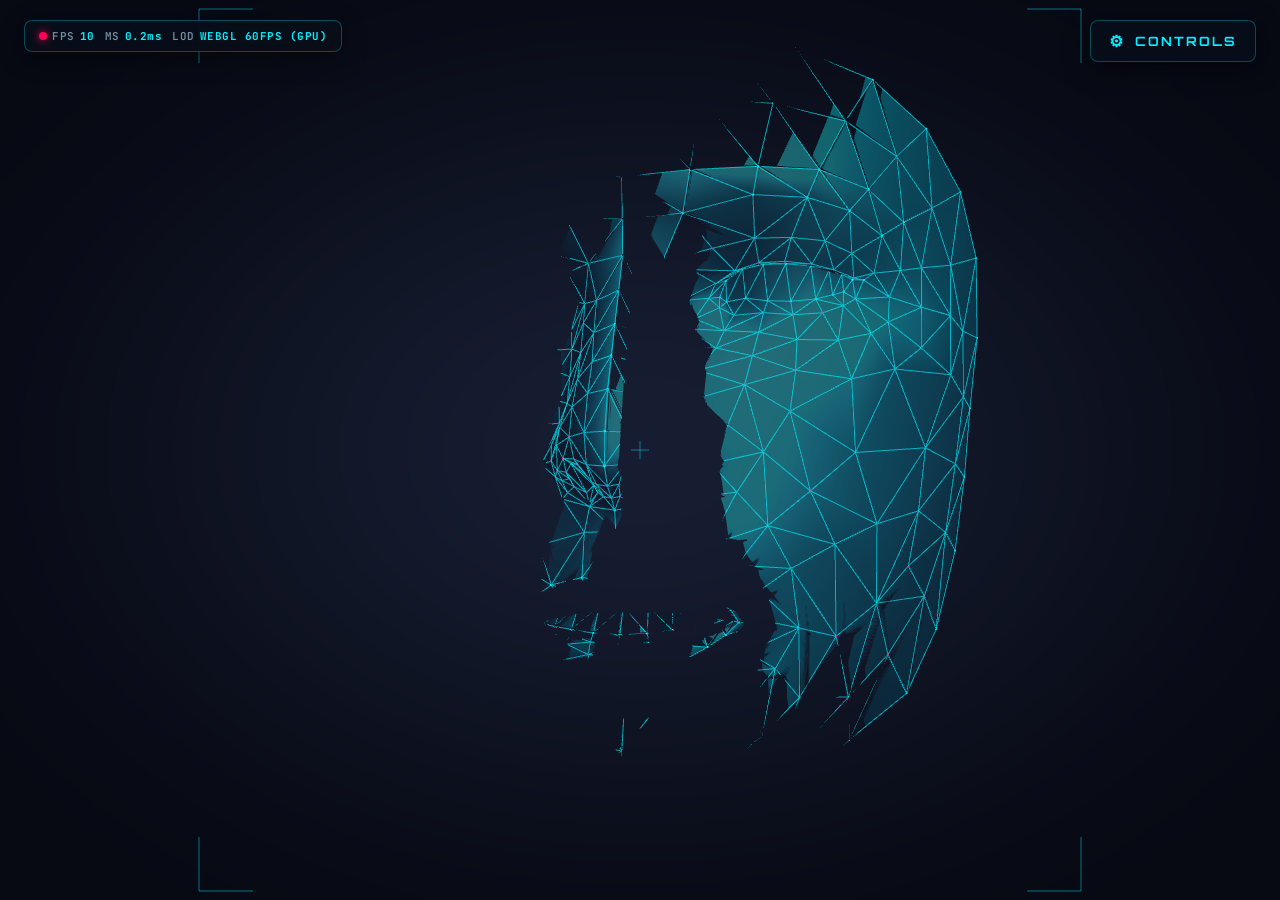
<file: index.html>
<!DOCTYPE html>
<html lang="en">
<head>
  <meta charset="UTF-8">
  <meta name="viewport" content="width=device-width, initial-scale=1.0, maximum-scale=1.0, user-scalable=no">
  <title>3D Neural Face Mesh | Vanilla JS</title>
  <link rel="stylesheet" href="css/style.css">
  <link rel="preconnect" href="https://fonts.googleapis.com">
  <link rel="preconnect" href="https://fonts.gstatic.com" crossorigin>
  <link href="https://fonts.googleapis.com/css2?family=JetBrains+Mono:wght@400;600;700&family=Orbitron:wght@500;700;900&display=swap" rel="stylesheet">
</head>
<body>
  <!-- 3D Fullscreen Canvas: strictly centered head framed in 100vmin -->
  <canvas id="faceCanvas" role="img" aria-label="Interactive 3D neural face wireframe and polygonal mesh"></canvas>

  <!-- Floating Telemetry Metrics Overlay (Top-Left) -->
  <div id="hudMetrics" class="hud-metrics-floating" aria-label="Real-time performance metrics">
    <div class="metric-chip">
      <span class="metric-dot" id="fpsDot"></span>
      <span class="metric-title">FPS</span>
      <span class="metric-value" id="valFpsOverlay">60</span>
    </div>
    <div class="metric-chip">
      <span class="metric-title">MS</span>
      <span class="metric-value" id="valMsOverlay">2.1ms</span>
    </div>
    <div class="metric-chip">
      <span class="metric-title">LOD</span>
      <span class="metric-value" id="valLodOverlay">AUTO (ULTRA)</span>
    </div>
  </div>

  <!-- The SINGLE Master Trigger Button for all controls -->
  <button id="menuTrigger" class="hud-main-trigger" aria-label="Open Control Matrix" aria-expanded="false" title="Menu (M)">
    <span class="trigger-icon">⚙</span>
    <span class="trigger-text">CONTROLS</span>
  </button>

  <!-- Backdrop overlay to dismiss panel when clicking outside -->
  <div id="panelBackdrop" class="hud-backdrop" aria-hidden="true"></div>

  <!-- The SINGLE Unified Control Block containing all buttons and controls -->
  <aside id="controlPanel" class="hud-panel collapsed" aria-hidden="true">
    <div class="panel-header">
      <div class="panel-brand">
        <div class="hud-logo-icon"></div>
        <div>
          <h2 class="panel-title">CONTROL MATRIX</h2>
          <div class="panel-subtitle">3D FACE • 100VMIN • VANILLA JS</div>
        </div>
      </div>
      <button id="panelClose" class="hud-close-btn" aria-label="Close Controls">✕ CLOSE</button>
    </div>

    <div class="panel-content">
      <!-- Section: Real-Time Telemetry & Performance -->
      <div class="control-group">
        <div class="group-title">TELEMETRY & PERFORMANCE</div>
        <div class="hud-stats-grid">
          <div class="stat-badge">
            <span class="stat-label">FPS</span>
            <span class="stat-value" id="valFps">60</span>
          </div>
          <div class="stat-badge">
            <span class="stat-label">RENDER</span>
            <span class="stat-value" id="valMs">2.1ms</span>
          </div>
          <div class="stat-badge">
            <span class="stat-label">PITCH</span>
            <span class="stat-value" id="valPitch">3°</span>
          </div>
          <div class="stat-badge">
            <span class="stat-label">YAW</span>
            <span class="stat-value" id="valYaw">0°</span>
          </div>
          <div class="stat-badge">
            <span class="stat-label">ZOOM</span>
            <span class="stat-value" id="valZoom">1.00x</span>
          </div>
          <div class="stat-badge">
            <span class="stat-label">TRIS</span>
            <span class="stat-value" id="valTris">898</span>
          </div>
        </div>

        <label class="toggle-control">
          <span>Auto-Quality (60 FPS Lock)</span>
          <input type="checkbox" id="toggleAutoQuality" checked>
          <span class="toggle-slider"></span>
        </label>
      </div>

      <!-- Section: Quick Actions -->
      <div class="control-group">
        <div class="group-title">ACTIONS</div>
        <div class="actions-grid">
          <button id="btnReset" class="hud-btn" title="Reset Camera View (R)">↺ RESET</button>
          <button id="btnSnapshot" class="hud-btn" title="Download Screenshot">📸 SNAPSHOT</button>
          <button id="btnFullscreen" class="hud-btn" title="Toggle Fullscreen">⛶ FULLSCREEN</button>
        </div>
      </div>

      <!-- Section: Display & Render Modes -->
      <div class="control-group">
        <div class="group-title">RENDER MODES</div>

        <label class="toggle-control">
          <span>Points (Vertices)</span>
          <input type="checkbox" id="togglePoints" checked>
          <span class="toggle-slider"></span>
        </label>

        <label class="toggle-control">
          <span>Wireframe (Edges)</span>
          <input type="checkbox" id="toggleWireframe" checked>
          <span class="toggle-slider"></span>
        </label>

        <label class="toggle-control">
          <span>Polygons (Faces)</span>
          <input type="checkbox" id="toggleFaces" checked>
          <span class="toggle-slider"></span>
        </label>

        <label class="toggle-control">
          <span>100vmin Frame Guide</span>
          <input type="checkbox" id="toggleFrameGuide" checked>
          <span class="toggle-slider"></span>
        </label>

        <label class="toggle-control">
          <span>Backface Culling</span>
          <input type="checkbox" id="toggleCulling" checked>
          <span class="toggle-slider"></span>
        </label>

        <label class="toggle-control">
          <span>Neon Glow Aura</span>
          <input type="checkbox" id="toggleGlow" checked>
          <span class="toggle-slider"></span>
        </label>

        <label class="toggle-control">
          <span>Living Pulse Wave</span>
          <input type="checkbox" id="togglePulse" checked>
          <span class="toggle-slider"></span>
        </label>
      </div>

      <!-- Section: Fine Tuning Sliders -->
      <div class="control-group">
        <div class="group-title">FINE TUNING</div>

        <div class="slider-control">
          <div class="slider-label">
            <span>Point Size</span>
            <span class="slider-val" id="valPointSize">2.2</span>
          </div>
          <input type="range" id="sliderPointSize" min="0.5" max="6.0" step="0.1" value="2.2" aria-label="Point Size">
        </div>

        <div class="slider-control">
          <div class="slider-label">
            <span>Wire Width</span>
            <span class="slider-val" id="valLineWidth">0.9</span>
          </div>
          <input type="range" id="sliderLineWidth" min="0.2" max="3.0" step="0.1" value="0.9" aria-label="Wire Width">
        </div>

        <div class="slider-control">
          <div class="slider-label">
            <span>Face Shading</span>
            <span class="slider-val" id="valFaceOpacity">35%</span>
          </div>
          <input type="range" id="sliderFaceOpacity" min="0.0" max="0.9" step="0.05" value="0.35" aria-label="Face Shading Opacity">
        </div>
      </div>

      <!-- Section: Color Theme -->
      <div class="control-group">
        <div class="group-title">COLOR PALETTE</div>
        <select id="themeSelect" class="hud-select" aria-label="Select Color Theme">
          <option value="cyberpunk" selected>Cyberpunk Neon (Cyan & Pink)</option>
          <option value="matrix">Matrix Emerald</option>
          <option value="scifiBlue">Electric Sci-Fi Blue</option>
          <option value="solarGold">Solar Amber Gold</option>
          <option value="minimalSilver">Titanium Silver</option>
        </select>
      </div>

      <!-- Section: Motion & Camera -->
      <div class="control-group">
        <div class="group-title">MOTION</div>

        <label class="toggle-control">
          <span>Auto-Rotation</span>
          <input type="checkbox" id="toggleAutoRotate" checked>
          <span class="toggle-slider"></span>
        </label>

        <div class="slider-control">
          <div class="slider-label">
            <span>Rotation Speed</span>
          </div>
          <input type="range" id="sliderRotateSpeed" min="0.001" max="0.03" step="0.001" value="0.007" aria-label="Auto Rotation Speed">
        </div>
      </div>

      <!-- Section: Keyboard & Interaction Guide -->
      <div class="control-group">
        <div class="group-title">CONTROLS GUIDE</div>
        <div class="hud-hints-list">
          <div class="hint-row"><span class="kbd">Drag</span> Rotate 3D</div>
          <div class="hint-row"><span class="kbd">Scroll / Pinch</span> Zoom</div>
          <div class="hint-row"><span class="kbd">Space</span> Auto-Rotate</div>
          <div class="hint-row"><span class="kbd">R / 2x Click</span> Reset View</div>
          <div class="hint-row"><span class="kbd">M / Esc</span> Toggle Menu</div>
        </div>
      </div>
    </div>
  </aside>

  <!-- Scripts: 100% Vanilla JS -->
  <script src="js/faceData.js"></script>
  <script src="js/math3d.js"></script>
  <script src="js/renderer.js"></script>
  <script src="js/controls.js"></script>
  <script src="js/app.js"></script>
</body>
</html>
</file>
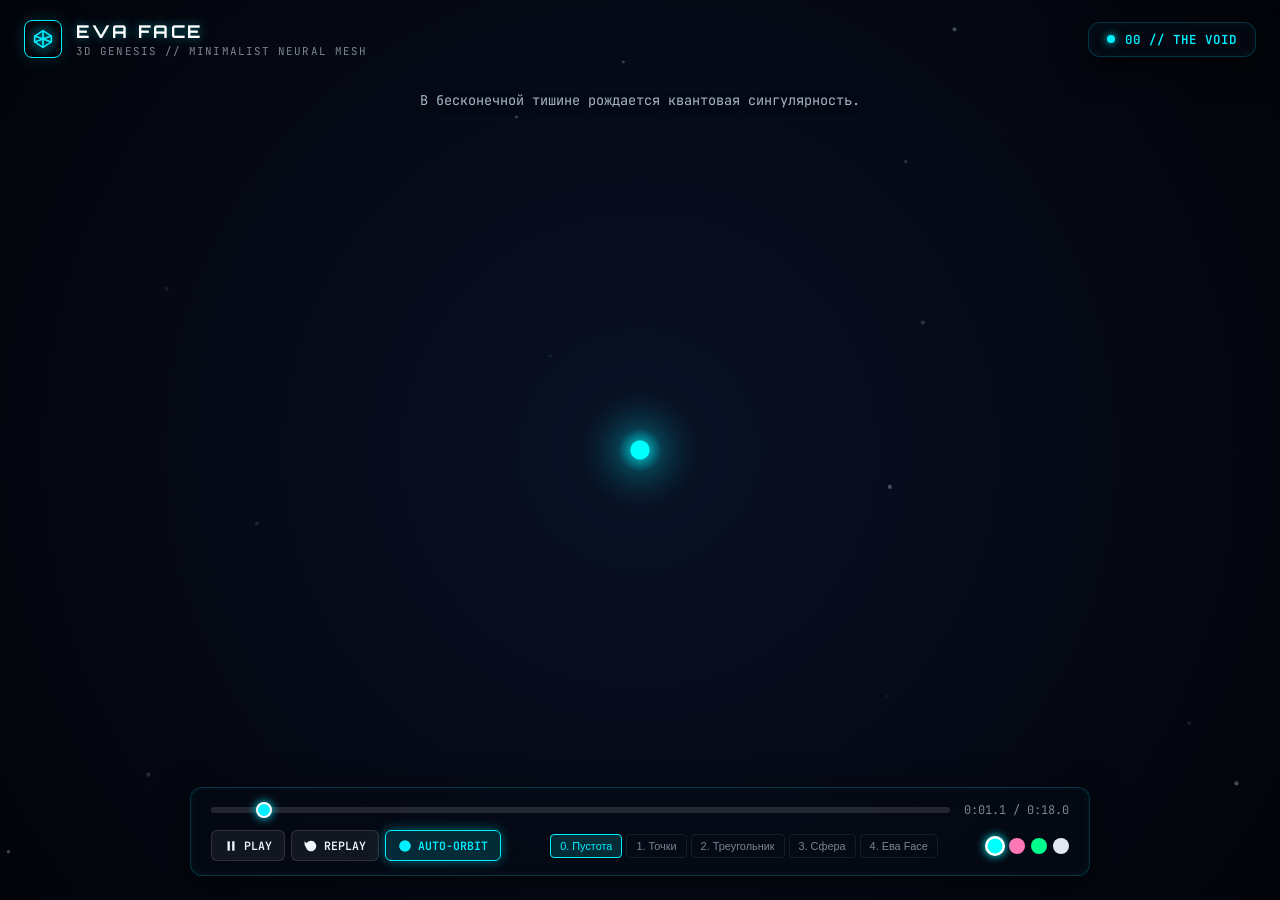
<file: eva-face/index.html>
<!DOCTYPE html>
<html lang="ru">
<head>
  <meta charset="UTF-8">
  <meta name="viewport" content="width=device-width, initial-scale=1.0, maximum-scale=1.0, user-scalable=no">
  <title>Eva Face • 3D Genesis Animation</title>
  <link rel="stylesheet" href="style.css">
  <link rel="preconnect" href="https://fonts.googleapis.com">
  <link rel="preconnect" href="https://fonts.gstatic.com" crossorigin>
  <link href="https://fonts.googleapis.com/css2?family=JetBrains+Mono:wght@400;500;600;700&family=Orbitron:wght@600;800;900&display=swap" rel="stylesheet">
</head>
<body>
  <!-- 3D Fullscreen Canvas -->
  <div id="canvasContainer">
    <canvas id="evaCanvas"></canvas>
  </div>

  <!-- Top Header HUD -->
  <header class="hud-header">
    <div class="brand-wrapper">
      <div class="brand-icon">
        <svg viewBox="0 0 24 24">
          <polygon points="12 2 22 8.5 22 15.5 12 22 2 15.5 2 8.5 12 2"></polygon>
          <line x1="12" y1="2" x2="12" y2="22"></line>
          <line x1="2" y1="8.5" x2="22" y2="15.5"></line>
          <line x1="2" y1="15.5" x2="22" y2="8.5"></line>
        </svg>
      </div>
      <div>
        <h1 class="brand-title">EVA FACE</h1>
        <div class="brand-subtitle">3D GENESIS // MINIMALIST NEURAL MESH</div>
      </div>
    </div>

    <!-- Active Stage Badge -->
    <div class="stage-pill glass-panel">
      <span class="stage-pulse"></span>
      <span id="stagePillText">00 // THE VOID</span>
    </div>
  </header>

  <!-- Narrative Poetic Overlay -->
  <div class="narrative-container">
    <p id="narrativeText" class="narrative-text">В бесконечной тишине рождается квантовая сингулярность.</p>
  </div>

  <!-- Interaction Help Hint -->
  <div class="help-hint">
    <div>Левая кнопка мыши: 3D Вращение</div>
    <div>Колесо мыши: Приближение / Масштаб</div>
    <div>Пробел: Пауза • Клавиша R: Повтор</div>
  </div>

  <!-- Bottom HUD Matrix -->
  <nav class="hud-bottom glass-panel" aria-label="Playback Controls">
    <!-- Scrubber Row -->
    <div class="timeline-row">
      <div class="timeline-slider-wrap">
        <input type="range" id="timelineSlider" class="timeline-slider" min="0" max="100" value="0" step="0.1" aria-label="Animation Timeline Scrubber">
      </div>
      <div id="timeDisplay" class="time-display">0:00.0 / 0:18.0</div>
    </div>

    <!-- Controls Row -->
    <div class="controls-row">
      <!-- Playback Buttons -->
      <div class="btn-group">
        <button id="btnPlay" class="hud-btn" title="Старт / Пауза (Пробел)" aria-label="Play or Pause">
          <svg id="btnPlayIcon" viewBox="0 0 24 24">
            <rect x="6" y="4" width="4" height="16"></rect>
            <rect x="14" y="4" width="4" height="16"></rect>
          </svg>
          <span>PLAY</span>
        </button>

        <button id="btnReplay" class="hud-btn" title="С начала (R)" aria-label="Replay">
          <svg viewBox="0 0 24 24">
            <polyline points="1 4 1 10 7 10"></polyline>
            <path d="M3.51 15a9 9 0 1 0 2.13-9.36L1 10"></path>
          </svg>
          <span>REPLAY</span>
        </button>

        <button id="btnRotate" class="hud-btn active" title="Автоматическое вращение" aria-label="Toggle Auto Rotation">
          <svg viewBox="0 0 24 24">
            <circle cx="12" cy="12" r="10"></circle>
            <path d="M16 12l-4-4-4 4"></path>
            <path d="M12 16V8"></path>
          </svg>
          <span>AUTO-ORBIT</span>
        </button>
      </div>

      <!-- Stage Quick Jumps -->
      <div class="stage-btn-group" aria-label="Jump to Genesis Stage">
        <button class="stage-btn" data-stage="0">0. Пустота</button>
        <button class="stage-btn" data-stage="1">1. Точки</button>
        <button class="stage-btn" data-stage="2">2. Треугольник</button>
        <button class="stage-btn" data-stage="3">3. Сфера</button>
        <button class="stage-btn" data-stage="4">4. Ева Face</button>
      </div>

      <!-- Color Themes -->
      <div class="theme-picker" title="Выбор цветовой темы">
        <button class="theme-swatch swatch-cyan active" data-theme="cyan" aria-label="Cyan theme"></button>
        <button class="theme-swatch swatch-rose" data-theme="rose" aria-label="Rose theme"></button>
        <button class="theme-swatch swatch-emerald" data-theme="emerald" aria-label="Emerald theme"></button>
        <button class="theme-swatch swatch-silver" data-theme="silver" aria-label="Silver theme"></button>
      </div>
    </div>
  </nav>

  <!-- Scripts: Standalone & Independent -->
  <script src="faceData.js"></script>
  <script src="math3d.js"></script>
  <script src="evaFaceAnimation.js"></script>
  <script src="app.js"></script>
</body>
</html>
</file>
<file: css/style.css>
/* ==========================================================================
   3D Neural Face Mesh - Cyberpunk HUD Stylesheet
   All controls encapsulated in ONE unified drawer under ONE master button.
   Head strictly centered and framed within a 100vmin square.
   ========================================================================== */

:root {
  --bg-color: #060810;
  --panel-bg: rgba(9, 14, 26, 0.88);
  --panel-border: rgba(0, 240, 255, 0.28);
  --panel-border-hover: rgba(0, 240, 255, 0.7);
  --text-main: #e2e8f0;
  --text-muted: #798da3;
  --accent-cyan: #00f0ff;
  --accent-pink: #ff007f;
  --accent-glow: 0 0 16px rgba(0, 240, 255, 0.45);
  --font-mono: 'JetBrains Mono', monospace, monospace;
  --font-display: 'Orbitron', -apple-system, sans-serif;
  --radius-sm: 4px;
  --radius-md: 8px;
  --radius-lg: 12px;
}

* {
  box-sizing: border-box;
  margin: 0;
  padding: 0;
  user-select: none;
  -webkit-user-select: none;
}

html, body {
  width: 100%;
  height: 100%;
  overflow: hidden;
  background-color: var(--bg-color);
  font-family: var(--font-mono);
  color: var(--text-main);
}

/* ==========================================================================
   Canvas (Base 3D Layer) - Fullscreen, strictly centered
   ========================================================================== */
#faceCanvas {
  position: absolute;
  top: 0;
  left: 0;
  width: 100vw;
  height: 100vh;
  display: block;
  z-index: 1;
  cursor: grab;
  touch-action: none;
}

#faceCanvas:active {
  cursor: grabbing;
}

/* ==========================================================================
   Floating Telemetry Metrics Overlay (Top-Left)
   ========================================================================== */
.hud-metrics-floating {
  position: absolute;
  top: max(20px, env(safe-area-inset-top));
  left: max(24px, env(safe-area-inset-left));
  z-index: 30;
  display: flex;
  align-items: center;
  gap: 10px;
  background: var(--panel-bg);
  backdrop-filter: blur(14px);
  -webkit-backdrop-filter: blur(14px);
  border: 1px solid var(--panel-border);
  padding: 8px 14px;
  border-radius: var(--radius-md);
  box-shadow: 0 6px 24px rgba(0, 0, 0, 0.4);
  pointer-events: none;
}

.metric-chip {
  display: flex;
  align-items: center;
  gap: 5px;
  font-size: 0.68rem;
  font-weight: 600;
  letter-spacing: 0.5px;
}

.metric-dot {
  width: 8px;
  height: 8px;
  border-radius: 50%;
  background: #00ff66;
  box-shadow: 0 0 8px #00ff66;
  transition: background 0.3s ease, box-shadow 0.3s ease;
}

.metric-dot.warn {
  background: #ffcc00;
  box-shadow: 0 0 8px #ffcc00;
}

.metric-dot.low {
  background: #ff0055;
  box-shadow: 0 0 8px #ff0055;
}

.metric-title {
  color: var(--text-muted);
}

.metric-value {
  color: var(--accent-cyan);
  font-weight: 700;
}

/* ==========================================================================
   The SINGLE Master Trigger Button (Always visible)
   ========================================================================== */
.hud-main-trigger {
  position: absolute;
  top: max(20px, env(safe-area-inset-top));
  right: max(24px, env(safe-area-inset-right));
  z-index: 30;
  background: var(--panel-bg);
  backdrop-filter: blur(14px);
  -webkit-backdrop-filter: blur(14px);
  border: 1px solid var(--panel-border);
  color: var(--accent-cyan);
  font-family: var(--font-display);
  font-size: 0.8rem;
  font-weight: 700;
  letter-spacing: 2px;
  padding: 10px 18px;
  border-radius: var(--radius-md);
  cursor: pointer;
  display: flex;
  align-items: center;
  gap: 10px;
  box-shadow: 0 6px 24px rgba(0, 0, 0, 0.5);
  transition: all 0.25s cubic-bezier(0.16, 1, 0.3, 1);
}

.hud-main-trigger:hover {
  border-color: var(--accent-cyan);
  box-shadow: var(--accent-glow);
  transform: translateY(-2px);
  color: #ffffff;
}

.hud-main-trigger:focus-visible {
  outline: 2px solid var(--accent-cyan);
  outline-offset: 3px;
}

.trigger-icon {
  font-size: 1rem;
  color: var(--accent-cyan);
  transition: transform 0.3s ease;
}

.hud-main-trigger:hover .trigger-icon {
  transform: rotate(60deg);
}

/* ==========================================================================
   Backdrop Overlay
   ========================================================================== */
.hud-backdrop {
  position: absolute;
  top: 0;
  left: 0;
  width: 100vw;
  height: 100vh;
  background: rgba(4, 7, 16, 0.45);
  backdrop-filter: blur(3px);
  -webkit-backdrop-filter: blur(3px);
  z-index: 40;
  opacity: 1;
  transition: opacity 0.3s ease;
  pointer-events: auto;
}

.hud-backdrop.hidden {
  opacity: 0;
  pointer-events: none;
}

/* ==========================================================================
   The SINGLE Unified Control Drawer
   ========================================================================== */
.hud-panel {
  position: absolute;
  top: max(20px, env(safe-area-inset-top));
  right: max(24px, env(safe-area-inset-right));
  width: 360px;
  max-height: calc(100vh - max(40px, env(safe-area-inset-top) + env(safe-area-inset-bottom)));
  background: var(--panel-bg);
  backdrop-filter: blur(22px);
  -webkit-backdrop-filter: blur(22px);
  border: 1px solid var(--panel-border);
  border-radius: var(--radius-lg);
  box-shadow: 0 20px 50px rgba(0, 0, 0, 0.75);
  z-index: 50;
  display: flex;
  flex-direction: column;
  transition: transform 0.35s cubic-bezier(0.16, 1, 0.3, 1), opacity 0.3s ease;
  transform: translateX(0);
  opacity: 1;
}

.hud-panel.collapsed {
  transform: translateX(420px);
  opacity: 0;
  pointer-events: none;
}

/* Header inside Panel */
.panel-header {
  padding: 16px 20px;
  border-bottom: 1px solid rgba(255, 255, 255, 0.08);
  display: flex;
  justify-content: space-between;
  align-items: center;
}

.panel-brand {
  display: flex;
  align-items: center;
  gap: 12px;
}

.hud-logo-icon {
  width: 16px;
  height: 16px;
  background: var(--accent-cyan);
  border-radius: 50%;
  box-shadow: 0 0 10px var(--accent-cyan);
  position: relative;
}

.hud-logo-icon::after {
  content: '';
  position: absolute;
  top: -4px;
  left: -4px;
  right: -4px;
  bottom: -4px;
  border: 1px dashed var(--accent-cyan);
  border-radius: 50%;
  animation: rotateSpin 8s linear infinite;
}

@keyframes rotateSpin {
  100% { transform: rotate(360deg); }
}

.panel-title {
  font-family: var(--font-display);
  font-size: 0.9rem;
  letter-spacing: 2px;
  color: #ffffff;
  font-weight: 700;
  text-shadow: 0 0 8px rgba(0, 240, 255, 0.4);
}

.panel-subtitle {
  font-size: 0.62rem;
  letter-spacing: 1px;
  color: var(--accent-cyan);
  margin-top: 2px;
}

.hud-close-btn {
  background: rgba(255, 255, 255, 0.06);
  border: 1px solid rgba(255, 255, 255, 0.15);
  color: var(--text-muted);
  font-family: var(--font-mono);
  font-size: 0.72rem;
  font-weight: 600;
  padding: 6px 12px;
  border-radius: var(--radius-sm);
  cursor: pointer;
  transition: all 0.2s ease;
}

.hud-close-btn:hover {
  border-color: var(--accent-pink);
  color: #ffffff;
  box-shadow: 0 0 10px rgba(255, 0, 127, 0.4);
}

.hud-close-btn:focus-visible {
  outline: 2px solid var(--accent-cyan);
  outline-offset: 2px;
}

/* Panel Scrollable Content */
.panel-content {
  padding: 18px 20px;
  overflow-y: auto;
  display: flex;
  flex-direction: column;
  gap: 20px;
  scrollbar-width: thin;
  scrollbar-color: rgba(0, 240, 255, 0.35) rgba(0, 0, 0, 0.2);
}

.panel-content::-webkit-scrollbar {
  width: 5px;
}

.panel-content::-webkit-scrollbar-track {
  background: rgba(0, 0, 0, 0.2);
}

.panel-content::-webkit-scrollbar-thumb {
  background: rgba(0, 240, 255, 0.35);
  border-radius: 4px;
}

.panel-content::-webkit-scrollbar-thumb:hover {
  background: var(--accent-cyan);
}

.control-group {
  display: flex;
  flex-direction: column;
  gap: 10px;
}

.group-title {
  font-size: 0.65rem;
  letter-spacing: 1.5px;
  color: var(--text-muted);
  font-weight: 700;
  margin-bottom: 2px;
  border-left: 2px solid var(--accent-cyan);
  padding-left: 6px;
}

/* Telemetry Grid inside Panel */
.hud-stats-grid {
  display: grid;
  grid-template-columns: repeat(3, 1fr);
  gap: 8px;
}

.stat-badge {
  background: rgba(255, 255, 255, 0.04);
  border: 1px solid rgba(255, 255, 255, 0.1);
  padding: 8px 4px;
  border-radius: var(--radius-sm);
  display: flex;
  flex-direction: column;
  align-items: center;
}

.stat-label {
  font-size: 0.58rem;
  letter-spacing: 1px;
  color: var(--text-muted);
}

.stat-value {
  font-size: 0.85rem;
  font-weight: 700;
  color: var(--accent-cyan);
  margin-top: 2px;
}

/* Action Buttons Grid inside Panel */
.actions-grid {
  display: grid;
  grid-template-columns: repeat(3, 1fr);
  gap: 8px;
}

.hud-btn {
  background: rgba(255, 255, 255, 0.05);
  border: 1px solid var(--panel-border);
  color: var(--text-main);
  font-family: var(--font-mono);
  font-size: 0.7rem;
  font-weight: 600;
  letter-spacing: 0.5px;
  padding: 8px 4px;
  border-radius: var(--radius-sm);
  cursor: pointer;
  text-align: center;
  transition: all 0.2s ease;
}

.hud-btn:hover {
  border-color: var(--accent-cyan);
  color: #ffffff;
  box-shadow: var(--accent-glow);
  transform: translateY(-1px);
}

.hud-btn:focus-visible {
  outline: 2px solid var(--accent-cyan);
  outline-offset: 2px;
}

/* Toggle Switch Control */
.toggle-control {
  display: flex;
  justify-content: space-between;
  align-items: center;
  font-size: 0.78rem;
  color: var(--text-main);
  cursor: pointer;
  position: relative;
}

.toggle-control input {
  position: absolute;
  opacity: 0;
  width: 1px;
  height: 1px;
  pointer-events: none;
}

.toggle-slider {
  width: 38px;
  height: 20px;
  background: rgba(255, 255, 255, 0.12);
  border-radius: 20px;
  position: relative;
  transition: background 0.25s ease, border-color 0.25s ease;
  border: 1px solid rgba(255, 255, 255, 0.2);
}

.toggle-slider::after {
  content: '';
  position: absolute;
  top: 2px;
  left: 2px;
  width: 14px;
  height: 14px;
  background: #ffffff;
  border-radius: 50%;
  transition: transform 0.25s ease, background 0.25s ease;
}

.toggle-control input:checked + .toggle-slider {
  background: rgba(0, 240, 255, 0.35);
  border-color: var(--accent-cyan);
}

.toggle-control input:checked + .toggle-slider::after {
  transform: translateX(18px);
  background: var(--accent-cyan);
  box-shadow: 0 0 8px var(--accent-cyan);
}

.toggle-control input:focus-visible + .toggle-slider {
  outline: 2px solid var(--accent-cyan);
  outline-offset: 2px;
}

/* Sliders */
.slider-control {
  display: flex;
  flex-direction: column;
  gap: 6px;
}

.slider-label {
  display: flex;
  justify-content: space-between;
  font-size: 0.75rem;
  color: var(--text-main);
}

.slider-val {
  color: var(--accent-cyan);
  font-weight: 600;
}

input[type="range"] {
  -webkit-appearance: none;
  appearance: none;
  width: 100%;
  height: 4px;
  background: rgba(255, 255, 255, 0.18);
  border-radius: 2px;
  outline: none;
}

input[type="range"]:focus-visible {
  outline: 2px solid var(--accent-cyan);
  outline-offset: 4px;
}

input[type="range"]::-webkit-slider-thumb {
  -webkit-appearance: none;
  appearance: none;
  width: 14px;
  height: 14px;
  background: var(--accent-cyan);
  border-radius: 50%;
  cursor: pointer;
  box-shadow: 0 0 6px var(--accent-cyan);
  transition: transform 0.15s ease;
}

input[type="range"]::-webkit-slider-thumb:hover {
  transform: scale(1.25);
}

input[type="range"]::-moz-range-thumb {
  width: 14px;
  height: 14px;
  background: var(--accent-cyan);
  border: none;
  border-radius: 50%;
  cursor: pointer;
  box-shadow: 0 0 6px var(--accent-cyan);
}

/* Select */
.hud-select {
  background: rgba(15, 22, 38, 0.9);
  border: 1px solid var(--panel-border);
  color: var(--text-main);
  font-family: var(--font-mono);
  font-size: 0.75rem;
  padding: 8px 12px;
  border-radius: var(--radius-sm);
  outline: none;
  cursor: pointer;
}

.hud-select:focus-visible {
  border-color: var(--accent-cyan);
  box-shadow: var(--accent-glow);
  outline: 2px solid var(--accent-cyan);
}

/* Hints List inside Panel */
.hud-hints-list {
  display: flex;
  flex-direction: column;
  gap: 6px;
  background: rgba(0, 0, 0, 0.25);
  padding: 10px 14px;
  border-radius: var(--radius-sm);
}

.hint-row {
  font-size: 0.72rem;
  color: var(--text-muted);
  display: flex;
  align-items: center;
  gap: 8px;
}

.kbd {
  background: rgba(255, 255, 255, 0.08);
  border: 1px solid rgba(255, 255, 255, 0.18);
  color: var(--accent-cyan);
  padding: 1px 5px;
  border-radius: 3px;
  font-size: 0.65rem;
  font-weight: 600;
}

/* ==========================================================================
   Responsive Design
   ========================================================================== */
@media (max-width: 600px) {
  .hud-main-trigger {
    top: max(12px, env(safe-area-inset-top));
    right: max(12px, env(safe-area-inset-right));
    font-size: 0.72rem;
    padding: 8px 14px;
  }
  .hud-panel {
    width: calc(100vw - 24px);
    right: 12px;
    left: 12px;
    top: max(12px, env(safe-area-inset-top));
    max-height: calc(100vh - 24px);
  }
}

@media (prefers-reduced-motion: reduce) {
  .hud-logo-icon::after {
    animation: none;
  }
  .hud-panel {
    transition: none;
  }
}
</file>
<file: eva-face/style.css>
/* Eva Face - Minimalist 3D Genesis Animation Stylesheet */

:root {
  --bg-primary: #030408;
  --text-main: #f0f6fc;
  --text-dim: #7d8590;
  --cyan-glow: #00f0ff;
  --cyan-dim: rgba(0, 240, 255, 0.15);
  --accent-pink: #ff007f;
  --font-mono: 'JetBrains Mono', monospace, ui-monospace, SFMono-Regular, Menlo, Monaco, Consolas;
  --font-display: 'Orbitron', -apple-system, BlinkMacSystemFont, 'Segoe UI', Roboto, sans-serif;
  --glass-bg: rgba(6, 10, 20, 0.65);
  --glass-border: rgba(0, 240, 255, 0.2);
  --glass-blur: blur(12px);
}

* {
  box-sizing: border-box;
  margin: 0;
  padding: 0;
  user-select: none;
  -webkit-user-select: none;
}

html, body {
  width: 100%;
  height: 100%;
  overflow: hidden;
  background-color: var(--bg-primary);
  color: var(--text-main);
  font-family: var(--font-mono);
}

#canvasContainer {
  position: absolute;
  top: 0;
  left: 0;
  width: 100%;
  height: 100%;
  z-index: 1;
}

#evaCanvas {
  display: block;
  width: 100%;
  height: 100%;
  cursor: grab;
}

#evaCanvas:active {
  cursor: grabbing;
}

/* Glassmorphism Common */
.glass-panel {
  background: var(--glass-bg);
  backdrop-filter: var(--glass-blur);
  -webkit-backdrop-filter: var(--glass-blur);
  border: 1px solid var(--glass-border);
  border-radius: 12px;
  box-shadow: 0 8px 32px rgba(0, 0, 0, 0.6), inset 0 0 12px rgba(0, 240, 255, 0.05);
  transition: all 0.3s cubic-bezier(0.16, 1, 0.3, 1);
}

/* Header HUD */
.hud-header {
  position: absolute;
  top: 20px;
  left: 24px;
  right: 24px;
  display: flex;
  justify-content: space-between;
  align-items: center;
  z-index: 10;
  pointer-events: none;
}

.brand-wrapper {
  display: flex;
  align-items: center;
  gap: 14px;
  pointer-events: auto;
}

.brand-icon {
  width: 38px;
  height: 38px;
  border-radius: 8px;
  border: 1px solid var(--cyan-glow);
  background: radial-gradient(circle at center, rgba(0, 240, 255, 0.35) 0%, transparent 70%);
  display: flex;
  align-items: center;
  justify-content: center;
  box-shadow: 0 0 16px var(--cyan-dim);
}

.brand-icon svg {
  width: 20px;
  height: 20px;
  fill: none;
  stroke: var(--cyan-glow);
  stroke-width: 2;
}

.brand-title {
  font-family: var(--font-display);
  font-size: 1.1rem;
  font-weight: 700;
  letter-spacing: 0.15em;
  color: #ffffff;
  text-shadow: 0 0 10px rgba(0, 240, 255, 0.5);
}

.brand-subtitle {
  font-size: 0.68rem;
  color: var(--text-dim);
  letter-spacing: 0.1em;
  margin-top: 2px;
}

.stage-pill {
  pointer-events: auto;
  padding: 8px 18px;
  display: flex;
  align-items: center;
  gap: 10px;
  font-size: 0.78rem;
  font-weight: 600;
  letter-spacing: 0.08em;
  color: var(--cyan-glow);
}

.stage-pulse {
  width: 8px;
  height: 8px;
  border-radius: 50%;
  background-color: var(--cyan-glow);
  box-shadow: 0 0 8px var(--cyan-glow);
  animation: stagePulseAnim 1.6s infinite ease-in-out;
}

@keyframes stagePulseAnim {
  0%, 100% { transform: scale(1); opacity: 0.8; }
  50% { transform: scale(1.6); opacity: 1; box-shadow: 0 0 14px var(--cyan-glow); }
}

/* Poetic Narrative Overlay */
.narrative-container {
  position: absolute;
  top: 90px;
  left: 50%;
  transform: translateX(-50%);
  z-index: 10;
  text-align: center;
  pointer-events: none;
  max-width: 680px;
  padding: 0 20px;
}

.narrative-text {
  font-size: 0.85rem;
  line-height: 1.5;
  color: rgba(220, 240, 255, 0.75);
  text-shadow: 0 2px 8px rgba(0, 0, 0, 0.8);
  transition: opacity 0.5s ease;
}

/* Bottom Control Matrix */
.hud-bottom {
  position: absolute;
  bottom: 24px;
  left: 50%;
  transform: translateX(-50%);
  z-index: 10;
  width: min(94%, 900px);
  padding: 14px 20px;
  display: flex;
  flex-direction: column;
  gap: 12px;
}

.timeline-row {
  display: flex;
  align-items: center;
  gap: 14px;
}

.timeline-slider-wrap {
  position: relative;
  flex: 1;
  display: flex;
  align-items: center;
}

.timeline-slider {
  -webkit-appearance: none;
  appearance: none;
  width: 100%;
  height: 6px;
  border-radius: 3px;
  background: rgba(255, 255, 255, 0.12);
  outline: none;
  cursor: pointer;
  transition: background 0.2s;
}

.timeline-slider::-webkit-slider-thumb {
  -webkit-appearance: none;
  appearance: none;
  width: 16px;
  height: 16px;
  border-radius: 50%;
  background: var(--cyan-glow);
  box-shadow: 0 0 10px var(--cyan-glow);
  cursor: pointer;
  border: 2px solid #ffffff;
  transition: transform 0.1s;
}

.timeline-slider::-webkit-slider-thumb:hover {
  transform: scale(1.25);
}

.time-display {
  font-size: 0.75rem;
  color: var(--text-dim);
  min-width: 86px;
  text-align: right;
  font-feature-settings: "tnum";
}

.controls-row {
  display: flex;
  justify-content: space-between;
  align-items: center;
  flex-wrap: wrap;
  gap: 12px;
}

.btn-group {
  display: flex;
  align-items: center;
  gap: 6px;
}

.hud-btn {
  background: rgba(255, 255, 255, 0.06);
  border: 1px solid rgba(255, 255, 255, 0.12);
  color: var(--text-main);
  border-radius: 6px;
  padding: 7px 12px;
  font-family: var(--font-mono);
  font-size: 0.72rem;
  font-weight: 600;
  cursor: pointer;
  display: inline-flex;
  align-items: center;
  gap: 6px;
  transition: all 0.2s ease;
}

.hud-btn:hover {
  background: rgba(0, 240, 255, 0.15);
  border-color: var(--cyan-glow);
  color: #ffffff;
  box-shadow: 0 0 10px rgba(0, 240, 255, 0.3);
}

.hud-btn.active {
  background: var(--cyan-dim);
  border-color: var(--cyan-glow);
  color: var(--cyan-glow);
  box-shadow: 0 0 12px rgba(0, 240, 255, 0.4);
}

.hud-btn svg {
  width: 14px;
  height: 14px;
  fill: currentColor;
}

/* Stage Jumping Buttons */
.stage-btn-group {
  display: flex;
  gap: 4px;
}

.stage-btn {
  background: transparent;
  border: 1px solid rgba(255, 255, 255, 0.08);
  color: var(--text-dim);
  font-size: 0.68rem;
  padding: 5px 9px;
  border-radius: 4px;
  cursor: pointer;
  transition: all 0.2s;
}

.stage-btn:hover {
  color: #ffffff;
  border-color: rgba(255, 255, 255, 0.3);
}

.stage-btn.active {
  background: rgba(0, 240, 255, 0.15);
  color: var(--cyan-glow);
  border-color: var(--cyan-glow);
}

/* Theme picker */
.theme-picker {
  display: flex;
  align-items: center;
  gap: 6px;
}

.theme-swatch {
  width: 16px;
  height: 16px;
  border-radius: 50%;
  border: 2px solid transparent;
  cursor: pointer;
  transition: transform 0.2s, border-color 0.2s;
}

.theme-swatch:hover {
  transform: scale(1.2);
}

.theme-swatch.active {
  border-color: #ffffff;
  transform: scale(1.25);
  box-shadow: 0 0 8px currentColor;
}

.swatch-cyan { background: #00ffff; color: #00ffff; }
.swatch-rose { background: #ff77b4; color: #ff77b4; }
.swatch-emerald { background: #00ff8c; color: #00ff8c; }
.swatch-silver { background: #e2e8f0; color: #ffffff; }

/* Help Hint (bottom-right / bottom-left) */
.help-hint {
  position: absolute;
  bottom: 120px;
  right: 24px;
  font-size: 0.65rem;
  color: rgba(255, 255, 255, 0.35);
  pointer-events: none;
  line-height: 1.6;
  text-align: right;
}

/* Responsive adjustments */
@media (max-width: 768px) {
  .hud-header {
    top: 14px;
    left: 14px;
    right: 14px;
  }
  .brand-title {
    font-size: 0.95rem;
  }
  .stage-btn-group {
    display: none;
  }
  .hud-bottom {
    bottom: 14px;
    padding: 10px 14px;
  }
  .help-hint {
    display: none;
  }
}
</file>
